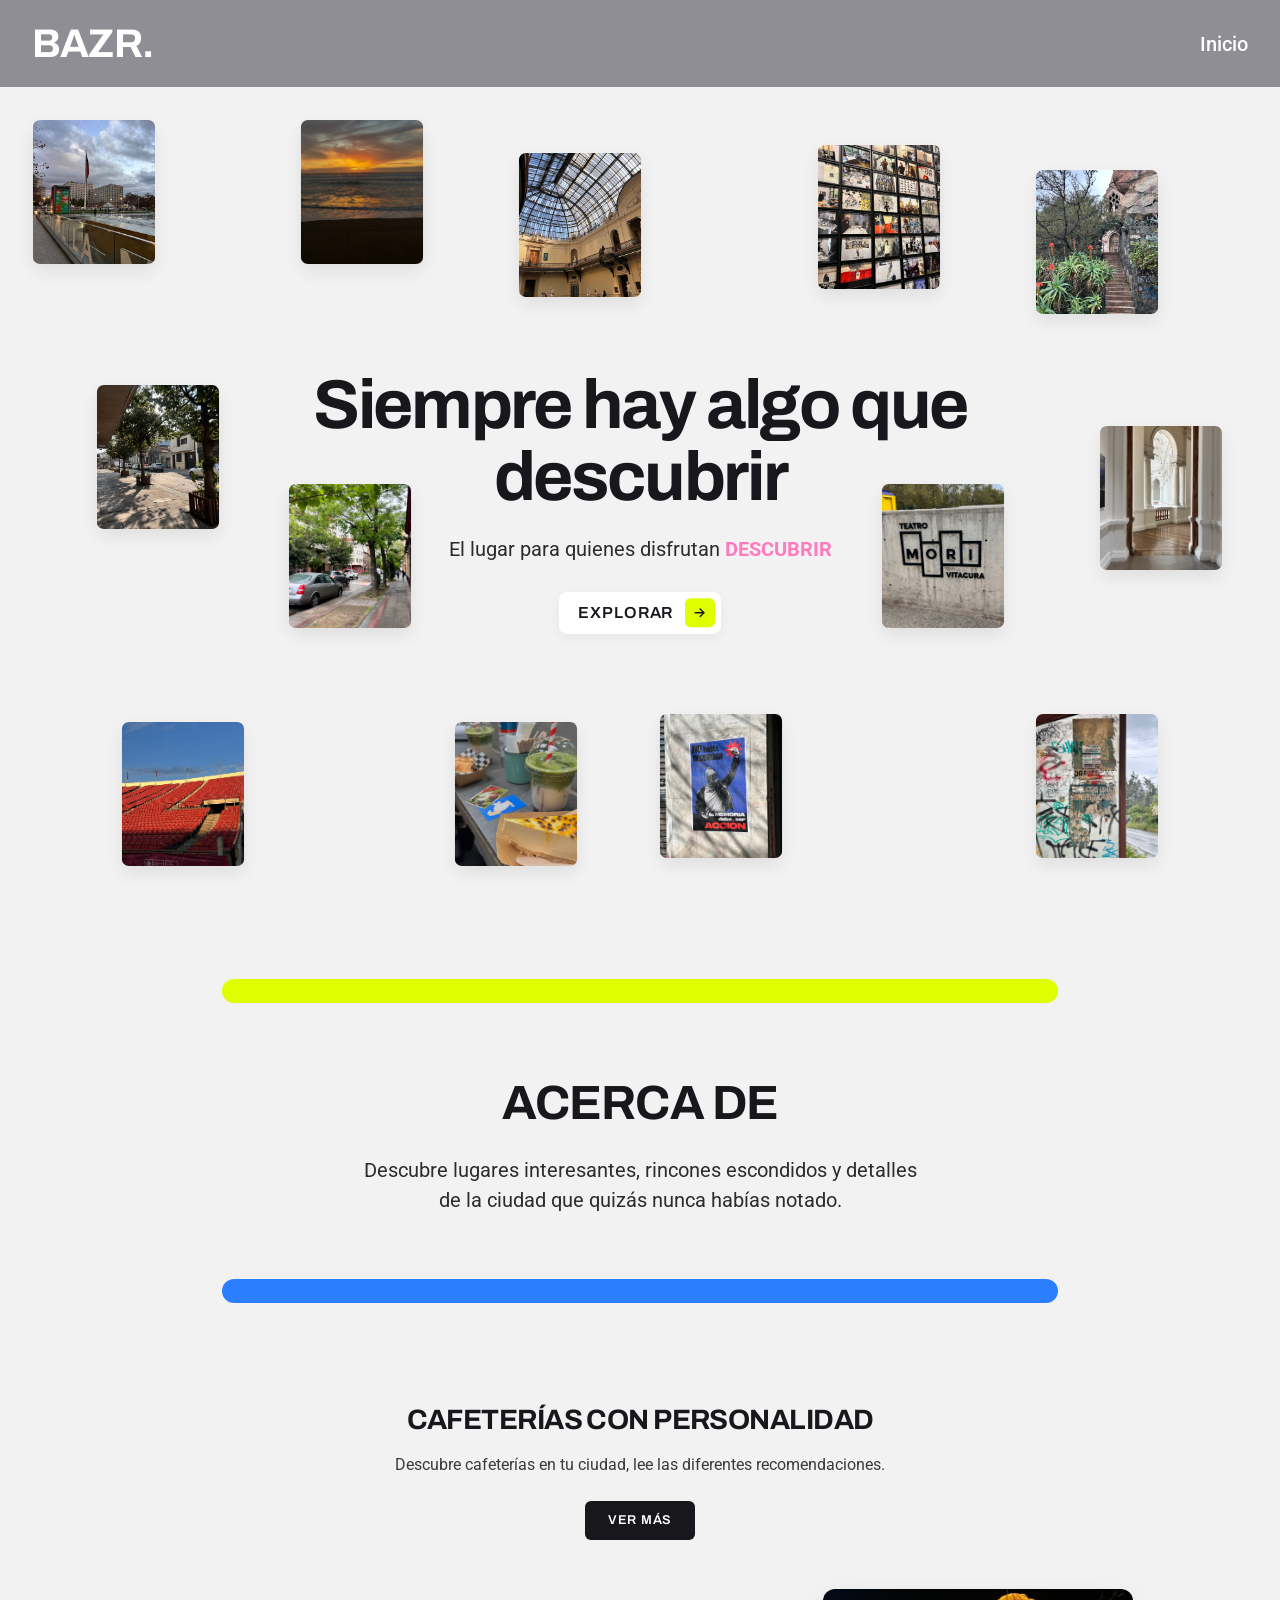
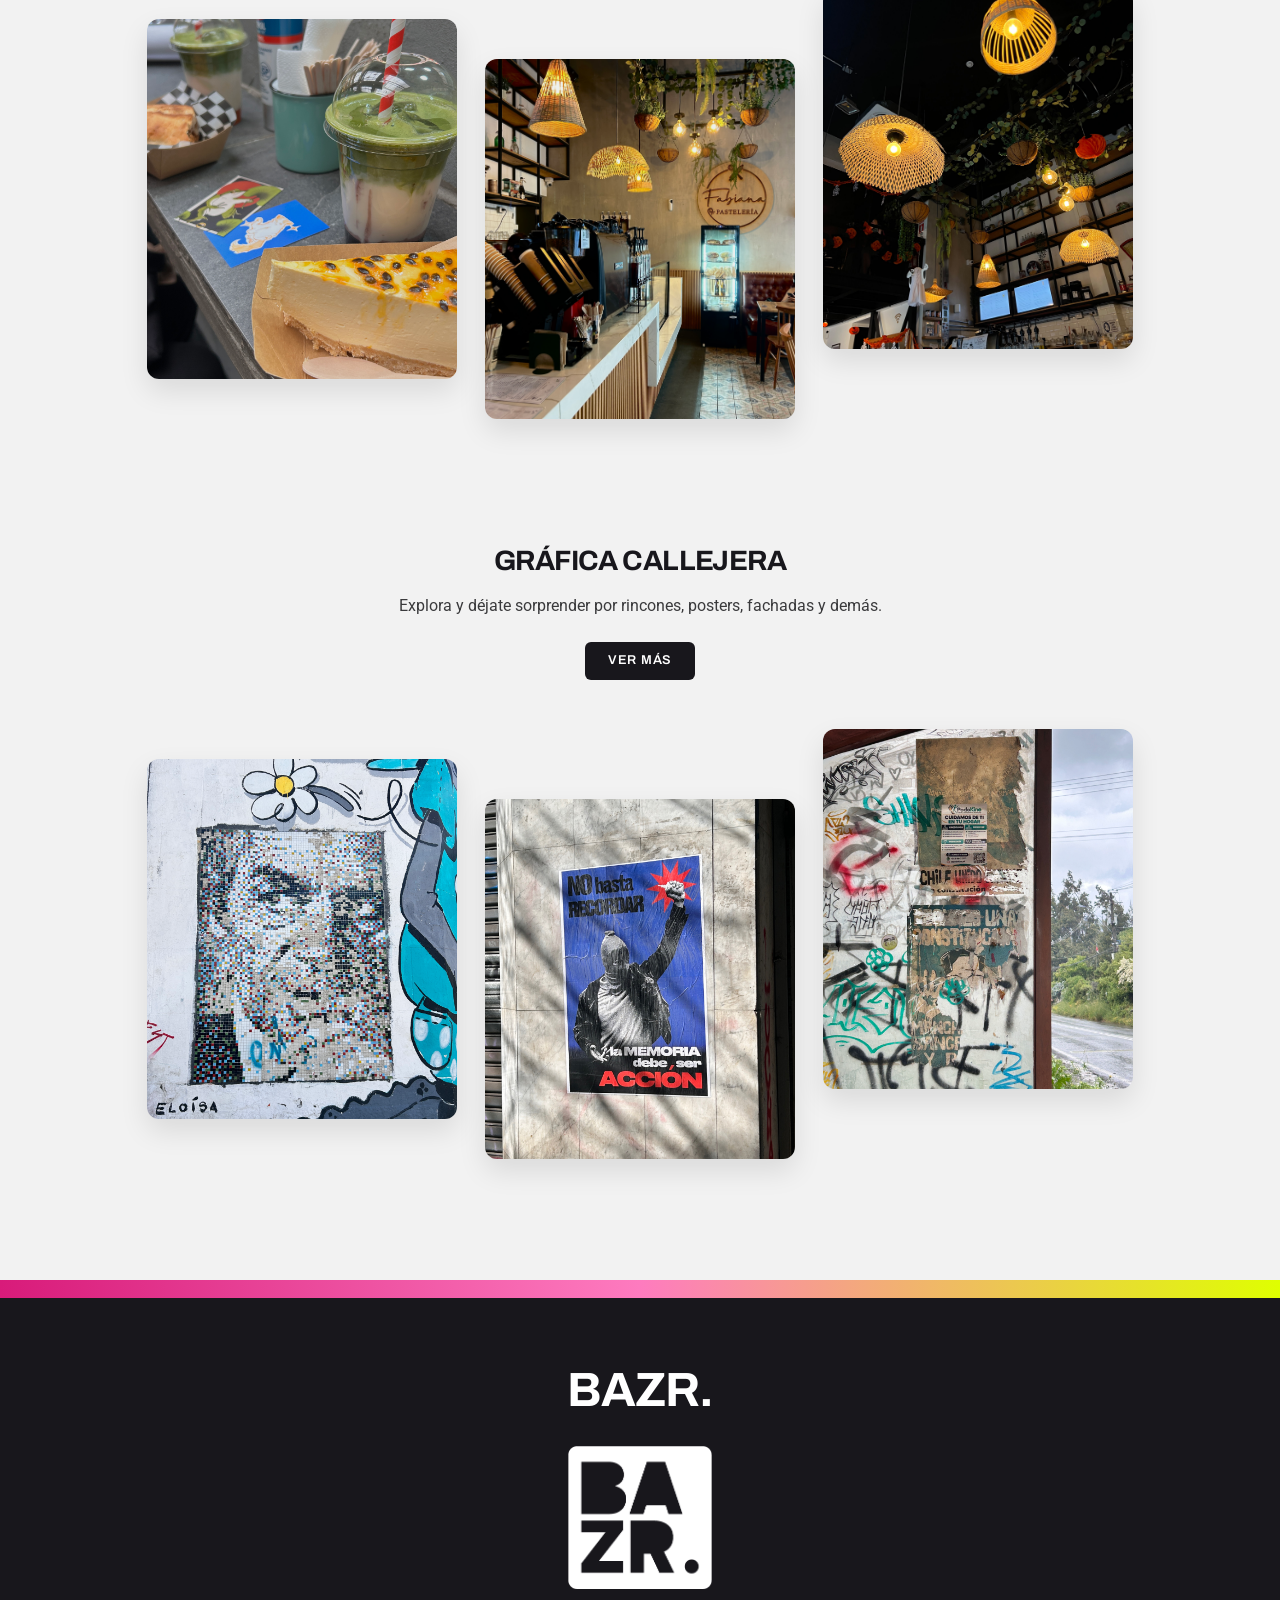
<file: index.html>
<!DOCTYPE html>
<html lang="es">

<head>
    <meta charset="UTF-8">
    <meta name="viewport" content="width=device-width, initial-scale=1.0">
    <title>BAZR.</title>

    <!-- CSS -->
    <link rel="stylesheet" href="style.css">

    <!-- Google Fonts -->
    <link rel="preconnect" href="https://fonts.googleapis.com">
    <link rel="preconnect" href="https://fonts.gstatic.com" crossorigin>
    <link href="https://fonts.googleapis.com/css2?family=Archivo:wght@400;500;600;700&family=Roboto:wght@400;500;700&display=swap" rel="stylesheet">
</head>

<body id="top">

    <!-- ENCABEZADO -->
    <header class="header">
        <a href="index.html" class="logo">BAZR.</a>

        <nav class="navegacion">
            <div class="dropdown">
                <a href="index.html" class="nav-link dropdown-toggle">Inicio</a>
                
                <div class="dropdown-menu">
                    <a href="index.html">Inicio</a>
                    <a href="cafeterias.html">Cafeterías</a>
                    <a href="grafica.html">Gráfica Callejera</a>
                </div>
            </div>
        </nav>
    </header>

    <main>

        <!-- INICIO / HERO -->
        <section class="hero" id="inicio">

            <!-- Fotografías decorativas-->
            <div class="hero-galeria">
                <img src="imagenes/GC 1.jpeg" alt="" class="hero-foto hero-foto-1">
                <img src="imagenes/GC 2.jpeg" alt="" class="hero-foto hero-foto-2">
                <img src="imagenes/GC 3.jpeg" alt="" class="hero-foto hero-foto-3">
                <img src="imagenes/GC 4.jpeg" alt="" class="hero-foto hero-foto-4">
                <img src="imagenes/GC 5.jpeg" alt="" class="hero-foto hero-foto-5">
                <img src="imagenes/GC 6.jpeg" alt="" class="hero-foto hero-foto-6">
                <img src="imagenes/GC 7.jpeg" alt="" class="hero-foto hero-foto-7">
                <img src="imagenes/GC 8.jpeg" alt="" class="hero-foto hero-foto-8">
                <img src="imagenes/GRAFICA C2.jpeg" alt="" class="hero-foto hero-foto-9">
                <img src="imagenes/GC 9.jpeg" alt="" class="hero-foto hero-foto-10">
                <img src="imagenes/Cafe 1.jpeg" alt="" class="hero-foto hero-foto-11">
                <img src="imagenes/GRAFICA 2.jpeg" alt="" class="hero-foto hero-foto-12">
                <img src="imagenes/GRAFICA 3.jpeg" alt="" class="hero-foto hero-foto-13">

            </div>

            <!-- Texto principal -->
            <div class="hero-contenido">
                <h1>Siempre hay algo que descubrir</h1>

                <p class="hero-descripcion">
                    El lugar para quienes disfrutan
                    <span id="palabra-rotativa" class="texto-destacado">EXPLORAR</span>
                </p>

                <a href="#cafeterias" class="boton-explorar">
                    EXPLORAR
                    <span>&rarr;</span>
                </a>
            </div>

        </section>

        <!-- ACERCA DE -->
        <section class="acerca" id="acerca">
            <div class="linea linea-superior"></div>

            <div class="acerca-contenido">
                <h2>ACERCA DE</h2>
                <p>
                    Descubre lugares interesantes, rincones
                    escondidos y detalles de la ciudad que quizás nunca
                    habías notado.
                </p>
            </div>

            <div class="linea linea-inferior"></div>
        </section>

        <!-- CAFETERÍAS CON PERSONALIDAD -->
        <section class="categoria" id="cafeterias">
            <div class="categoria-contenido">
                <h2>CAFETERÍAS CON PERSONALIDAD</h2>
                <p>
                    Descubre cafeterías en tu ciudad, lee las diferentes
                    recomendaciones.
                </p>
                <a href="cafeterias.html" class="boton-vermas">VER MÁS</a>
            </div>

            <!-- Galería de cafeterías -->
            <div class="galeria galeria-cafeterias">
                <img src="imagenes/Cafe 1.jpeg" alt="Cafetería, bebidas y postres">
                <img src="imagenes/Cafe 2.jpeg" alt="Interior de una cafetería">
                <img src="imagenes/Cafe 3.jpeg" alt="Decoración de una cafetería">
            </div>
        </section>

        <!-- GRÁFICA CALLEJERA -->
        <section class="categoria" id="grafica">
            <div class="categoria-contenido">
                <h2>GRÁFICA CALLEJERA</h2>
                <p>
                    Explora y déjate sorprender por rincones,
                    posters, fachadas y demás.
                </p>
                <a href="grafica.html" class="boton-vermas">VER MÁS</a>
            </div>

            <!-- Galería de gráfica callejera -->
            <div class="galeria galeria-grafica">
                <img src="imagenes/GRAFICA 1.jpeg" alt="Intervención gráfica en la calle">
                <img src="imagenes/GRAFICA 2.jpeg" alt="Cartel gráfico urbano">
                <img src="imagenes/GRAFICA 3.jpeg" alt="Gráfica y carteles en espacios urbanos">
            </div>
        </section>

    </main>


    <!-- PIE DE PÁGINA -->
    <footer class="footer">
        <div class="footer-degradado"></div>

        <div class="footer-contenido">
            <h2>BAZR.</h2>
            <img src="imagenes/Recurso 3logoblanco.png" alt="Logotipo BAZR">
        </div>
    </footer>
  
  
    <!-- Texto Rotativo Java Script -->
    <script>
        // 1. Seleccionamos el elemento del HTML por su ID
        const elementoPalabra = document.getElementById("palabra-rotativa");

        // 2. Listas paralelas: cada palabra corresponde al color en su misma posición
        const palabras = ["EXPLORAR", "MIRAR", "COLECCIONAR", "DESCUBRIR"];
        const colores  = ["#2B7FFF",  "#EC2B7A",   "#C0D71B",  "#FE7BBF"];
        let indice = 0;

        // 3. Configuramos el color inicial y la transición suave desde JS
        elementoPalabra.style.display = "inline-block";
        elementoPalabra.style.color = colores[indice];
        elementoPalabra.style.transition = "opacity 0.4s ease";

        // 4. Función que cambia palabra y color cada 2 segundos (2000 ms)
        setInterval(() => {
            // Desvanece la palabra actual
            elementoPalabra.style.opacity = "0";

            // Espera 400 ms (mientras es invisible) para cambiar texto y color
            setTimeout(() => {
                indice = (indice + 1) % palabras.length;
                
                elementoPalabra.textContent = palabras[indice];
                elementoPalabra.style.color = colores[indice];
                
                // Vuelve a mostrar la nueva palabra con su nuevo color
                elementoPalabra.style.opacity = "1";
            }, 400);

        }, 2000);
     document.addEventListener("DOMContentLoaded", () => {
    const hero = document.querySelector(".hero");
    const fotosHero = document.querySelectorAll(".hero-foto");
    const esMovil = window.innerWidth <= 680;
    const amplitud = esMovil ? 14 : 32;

    const rangoAleatorio = (min, max) => Math.floor(Math.random() * (max - min + 1)) + min;

    // 1. CONFIGURACIÓN DE FLOTACIÓN ORBITAL AUTOMÁTICA
    fotosHero.forEach((foto, index) => {
        const direccion = index % 2 === 0 ? 1 : -1;
        const duracion = (Math.random() * 6 + 10).toFixed(2);

        // Cada foto recibe una "profundidad" distinta para el efecto del cursor
        const profundidad = (Math.random() * 35 + 15) * direccion;
        foto.dataset.profundidad = profundidad;

        const x1 = rangoAleatorio(12, amplitud) * direccion;
        const y1 = -rangoAleatorio(12, amplitud);

        const x2 = -rangoAleatorio(12, amplitud) * direccion;
        const y2 = -rangoAleatorio(6, amplitud * 0.7);

        const x3 = rangoAleatorio(8, amplitud * 0.8) * direccion;
        const y3 = rangoAleatorio(12, amplitud);

        foto.style.setProperty("--duracion", `${duracion}s`);
        foto.style.setProperty("--x1", `${x1}px`);
        foto.style.setProperty("--y1", `${y1}px`);
        foto.style.setProperty("--x2", `${x2}px`);
        foto.style.setProperty("--y2", `${y2}px`);
        foto.style.setProperty("--x3", `${x3}px`);
        foto.style.setProperty("--y3", `${y3}px`);
        foto.style.setProperty("--r1", `${rangoAleatorio(2, 5) * direccion}deg`);
        foto.style.setProperty("--r2", `${-rangoAleatorio(2, 5) * direccion}deg`);
        foto.style.setProperty("--r3", `${rangoAleatorio(1, 4) * direccion}deg`);

        setTimeout(() => {
            foto.classList.add("flotando");
        }, index * 90);
    });

    // 2. REACCIÓN AL MOVER EL CURSOR EN EL HERO
    if (hero && !esMovil) {
        hero.addEventListener("mousemove", (e) => {
            const rect = hero.getBoundingClientRect();
            // Calcula la posición del cursor normalizada desde el centro (-0.5 a 0.5)
            const posX = (e.clientX - rect.left) / rect.width - 0.5;
            const posY = (e.clientY - rect.top) / rect.height - 0.5;

            fotosHero.forEach((foto) => {
                const profundidad = parseFloat(foto.dataset.profundidad);
                const moverX = (posX * profundidad).toFixed(1);
                const moverY = (posY * profundidad).toFixed(1);

                foto.style.setProperty("--mx", `${moverX}px`);
                foto.style.setProperty("--my", `${moverY}px`);
            });
        });

        // Cuando el cursor sale del Hero, regresan suavemente a su órbita normal
        hero.addEventListener("mouseleave", () => {
            fotosHero.forEach((foto) => {
                foto.style.setProperty("--mx", "0px");
                foto.style.setProperty("--my", "0px");
            });
        });
        // MENÚ DESPLEGABLE EN HEADER (SOPORTE PARA MÓVIL)
    const dropdown = document.querySelector(".dropdown");
    const dropdownToggle = document.querySelector(".dropdown-toggle");

    if (dropdown && dropdownToggle) {
        dropdownToggle.addEventListener("click", (e) => {
            if (window.innerWidth <= 768) {
                e.preventDefault();
                dropdown.classList.toggle("activo");
            }
        });

        // Cierra el menú si tocas fuera de él
        document.addEventListener("click", (e) => {
            if (!dropdown.contains(e.target)) {
                dropdown.classList.remove("activo");
            }
        });
    }
    }
});
    </script>

</body>
</html>
</file>
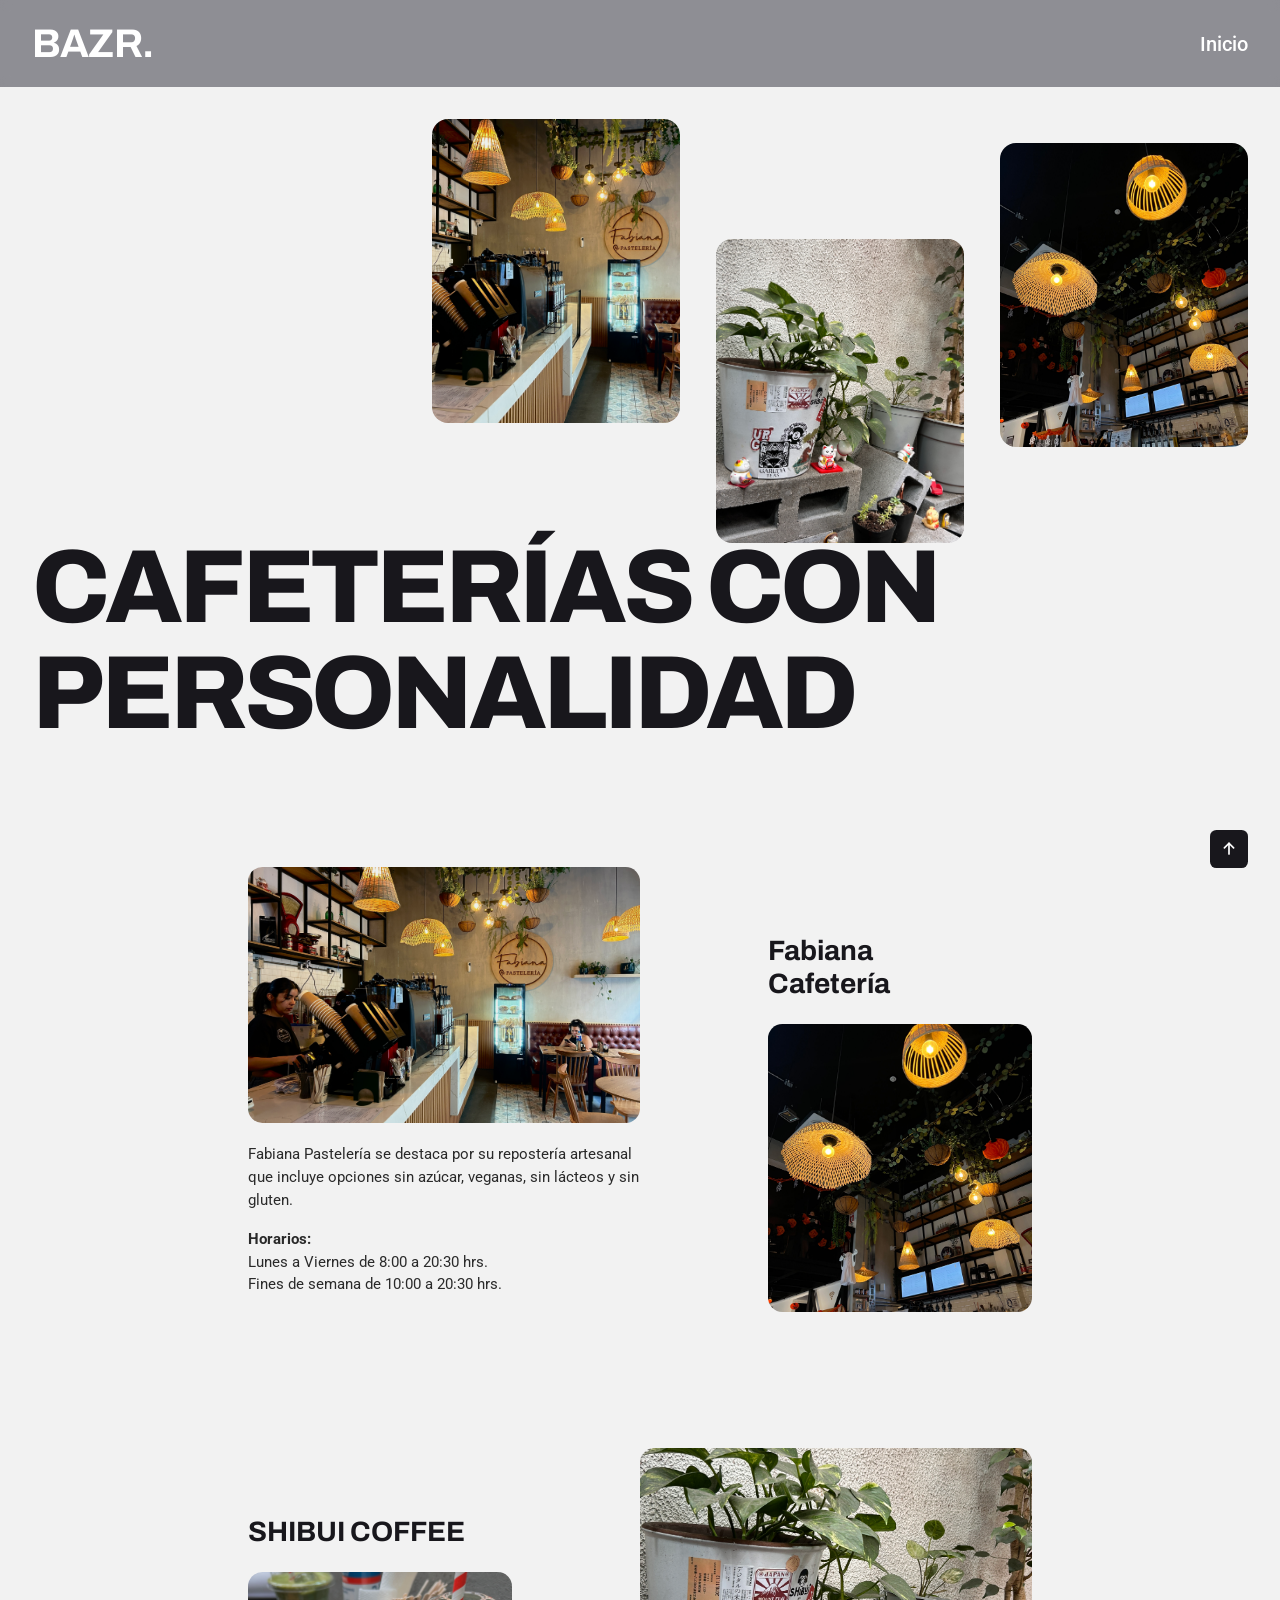
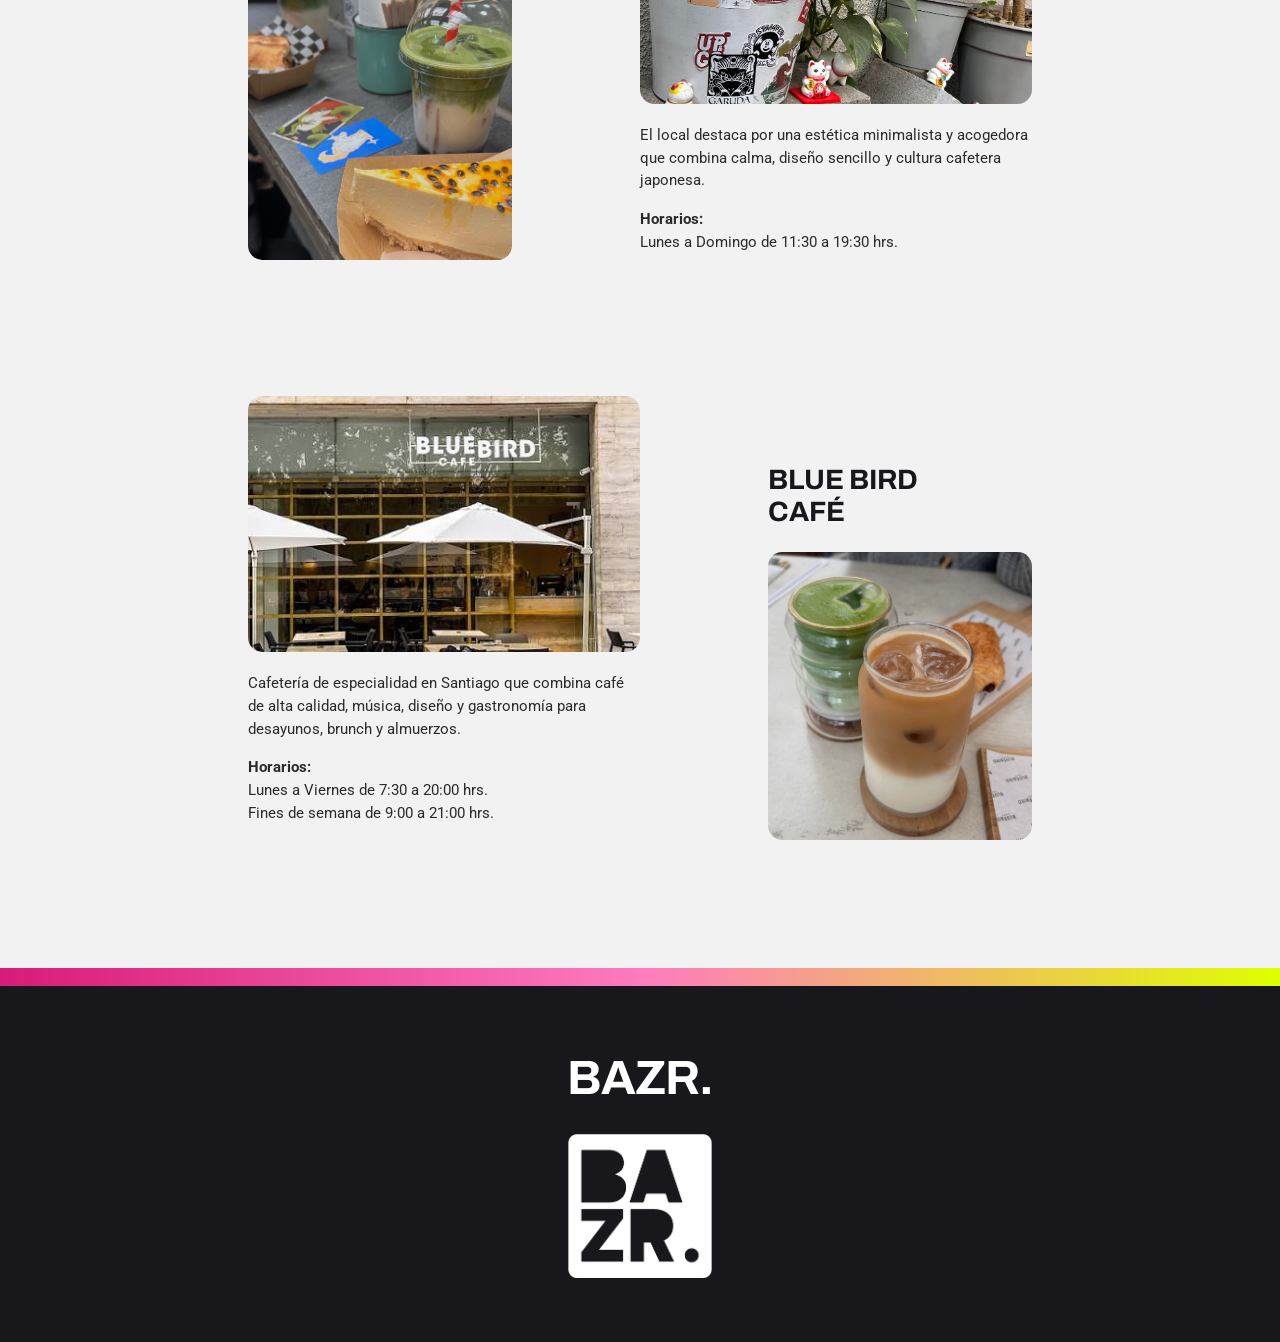
<file: cafeterias.html>
<!DOCTYPE html>
<html lang="es">

<head>
    <meta charset="UTF-8">
    <meta name="viewport" content="width=device-width, initial-scale=1.0">
    <title>BAZR. | Cafeterías con Personalidad</title>

    <!-- CSS -->
    <link rel="stylesheet" href="style.css">

    <!-- Google Fonts -->
    <link rel="preconnect" href="https://fonts.googleapis.com">
    <link rel="preconnect" href="https://fonts.gstatic.com" crossorigin>
    <link href="https://fonts.googleapis.com/css2?family=Archivo:wght@600;700;800&family=Roboto:wght@400;500;700&display=swap" rel="stylesheet">
</head>

<body id="top">

    <!-- ENCABEZADO -->
    <header class="header">
        <a href="index.html" class="logo">BAZR.</a>

        <nav class="navegacion">
            <div class="dropdown">
                <a href="index.html" class="nav-link dropdown-toggle">Inicio</a>
                
                <div class="dropdown-menu">
                    <a href="index.html">Inicio</a>
                    <a href="cafeterias.html">Cafeterías</a>
                    <a href="grafica.html">Gráfica Callejera</a>
                </div>
            </div>
        </nav>
    </header>

    <!-- CONTENIDO PRINCIPAL -->
    <main>
        <!-- SECCIÓN INTRO -->
        <section class="intro">
            <div class="intro-galeria">
                <img src="imagenes/Cafe 2.jpeg" alt="Interior cafetería Fabiana">
                <img src="imagenes/Cafetería S.jpeg" alt="Exterior Shibui Coffee">
                <img src="imagenes/Cafe 3.jpeg" alt="Lámparas cafetería Fabiana">
            </div>

            <div class="intro-header">
                <h1>CAFETERÍAS CON<br>PERSONALIDAD</h1>        
            </div>
        </section>

        <!-- LISTADO DE CAFETERÍAS -->
        <section class="cafes">

            <!-- FABIANA -->
            <article class="cafe cafe-left">
                <div class="cafe-content">
                    <img src="imagenes/Cafe 2.jpeg" alt="Interior cafetería Fabiana">

                    <div class="cafe-description">
                        <p>
                            Fabiana Pastelería se destaca por su repostería artesanal que incluye opciones sin azúcar, veganas, sin lácteos y sin gluten.
                        </p>
                        <p>
                            <strong>Horarios:</strong><br>
                            Lunes a Viernes de 8:00 a 20:30 hrs.<br>
                            Fines de semana de 10:00 a 20:30 hrs.
                        </p>
                    </div>
                </div>

                <div class="cafe-side">
                    <h2>Fabiana<br>Cafetería</h2>
                    <img src="imagenes/Cafe 3.jpeg" alt="Lámparas del interior de Fabiana">
                </div>
            </article>

            <!-- SHIBUI -->
            <article class="cafe cafe-right">
                <div class="cafe-content">
                    <img src="imagenes/Cafetería S.jpeg" alt="Cafetería SHIBUI">

                    <div class="cafe-description">
                        <p>
                            El local destaca por una estética minimalista y acogedora que combina calma, diseño sencillo y cultura cafetera japonesa.
                        </p>
                        <p>
                            <strong>Horarios:</strong><br>
                            Lunes a Domingo de 11:30 a 19:30 hrs.
                        </p>
                    </div>
                </div>

                <div class="cafe-side">
                    <h2>SHIBUI COFFEE</h2>
                    <img src="imagenes/Cafe 1.jpeg" alt="Bebidas cafetería SHIBUI">
                </div>
            </article>

            <!-- BLUE BIRD -->
            <article class="cafe cafe-left">
                <div class="cafe-content">
                    <img src="imagenes/Blue Bird.jpeg" alt="Cafetería BLUE BIRD">

                    <div class="cafe-description">
                        <p>
                            Cafetería de especialidad en Santiago que combina café de alta calidad, música, diseño y gastronomía para desayunos, brunch y almuerzos.
                        </p>
                        <p>
                            <strong>Horarios:</strong><br>
                            Lunes a Viernes de 7:30 a 20:00 hrs.<br>
                            Fines de semana de 9:00 a 21:00 hrs.
                        </p>
                    </div>
                </div>

                <div class="cafe-side">
                    <h2>BLUE BIRD<br>CAFÉ</h2>
                    <img src="imagenes/BB1.jpeg" alt="Bebidas BLUE BIRD">
                </div>
            </article>

        </section>
    </main>

    <!-- Botón flotante a la derecha -->
             <a href="#top" class="volver-arriba volver-arriba-derecha" aria-label="Volver arriba">&uarr;</a>    

    <!-- PIE DE PÁGINA -->
    <footer class="footer">
        <div class="footer-degradado"></div>

        <div class="footer-contenido">
            <h2>BAZR.</h2>
            <img src="imagenes/Recurso 3logoblanco.png" alt="Logotipo BAZR">
        </div>
    </footer>

</body>
<html>
</file>
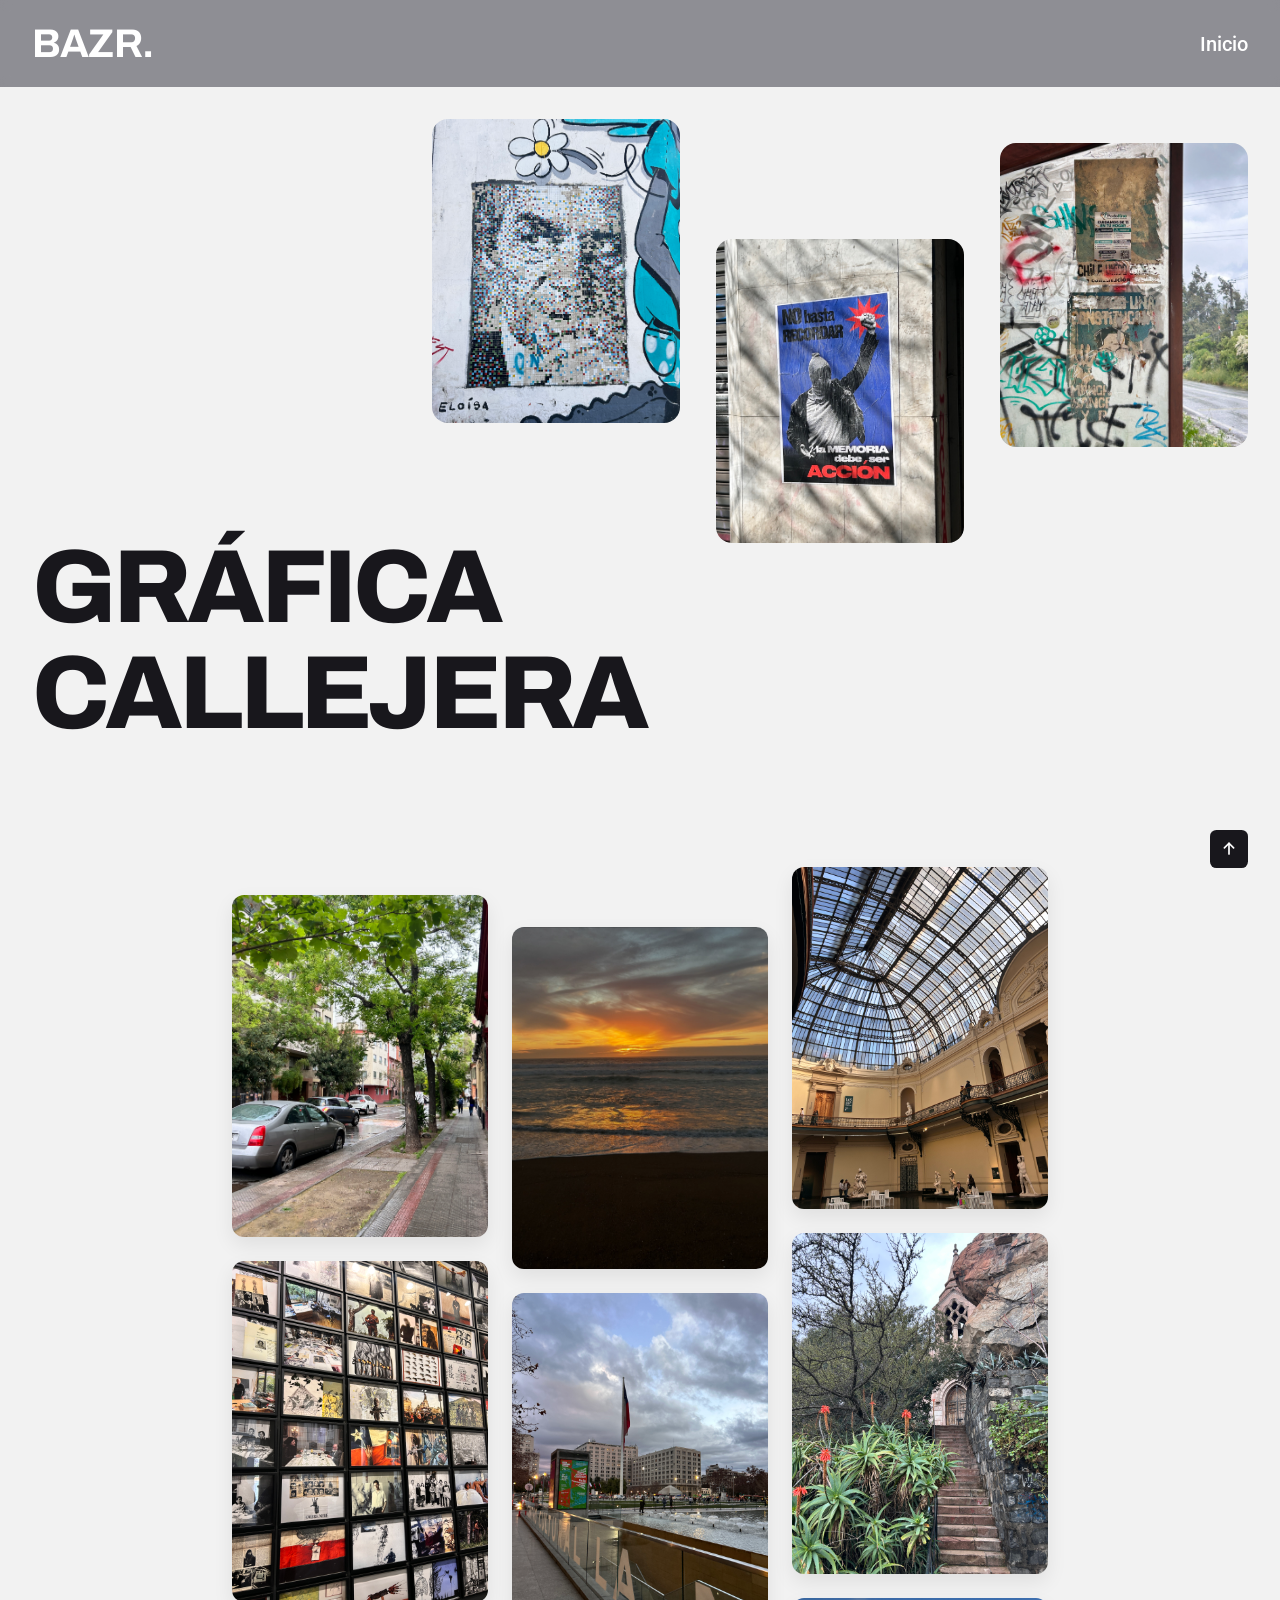
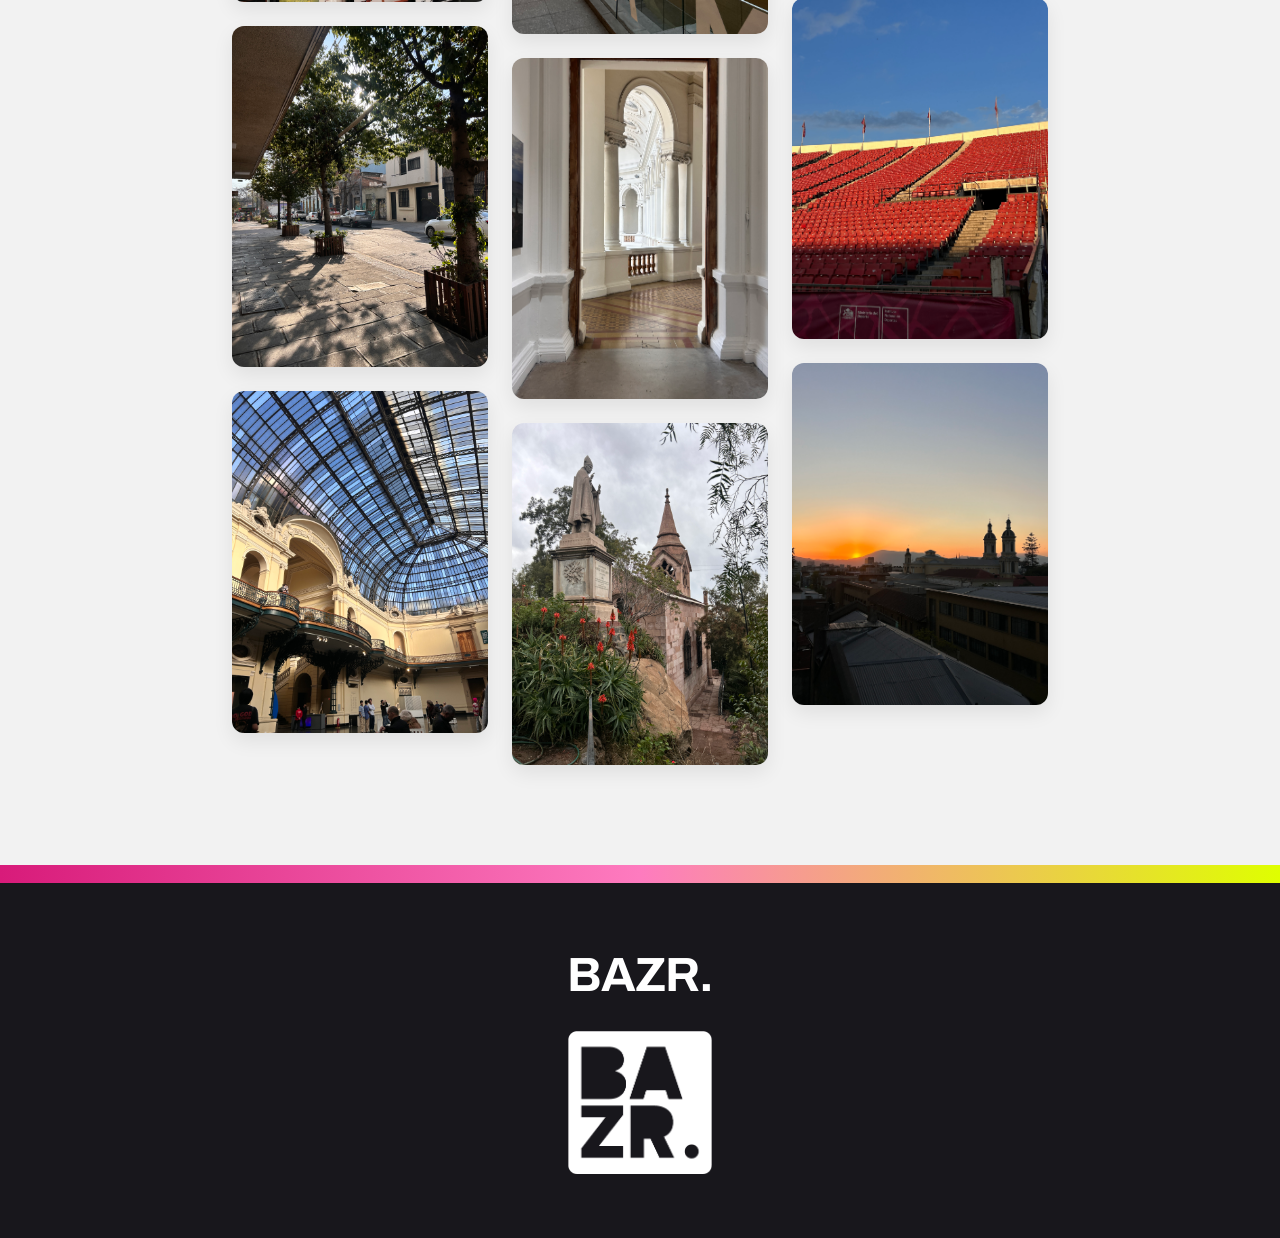
<file: grafica.html>
<!DOCTYPE html>
<html lang="es">

<head>
    <meta charset="UTF-8">
    <meta name="viewport" content="width=device-width, initial-scale=1.0">
    <title>BAZR. | Gráfica Callejera</title>

    <!-- CSS -->
    <link rel="stylesheet" href="style.css">

    <!-- Google Fonts -->
    <link rel="preconnect" href="https://fonts.googleapis.com">
    <link rel="preconnect" href="https://fonts.gstatic.com" crossorigin>
    <link href="https://fonts.googleapis.com/css2?family=Archivo:wght@600;700;800&family=Roboto:wght@400;500;700&display=swap" rel="stylesheet">
</head>

<body id="top">

    <!-- ENCABEZADO -->
    <header class="header">
        <a href="index.html" class="logo">BAZR.</a>

       <nav class="navegacion">
            <div class="dropdown">
                <a href="index.html" class="nav-link dropdown-toggle">Inicio</a>
                
                <div class="dropdown-menu">
                    <a href="index.html">Inicio</a>
                    <a href="cafeterias.html">Cafeterías</a>
                    <a href="grafica.html">Gráfica Callejera</a>
                </div>
            </div>
        </nav>
    </header>

    <!-- CONTENIDO PRINCIPAL -->
    <main>
        <!-- SECCIÓN INTRO -->
        <section class="intro">
            <div class="intro-galeria">
                <img src="imagenes/GRAFICA 1.jpeg" alt="Mural callejero en Santiago">
                <img src="imagenes/GRAFICA 2.jpeg" alt="Afiche urbano No basta recordar">
                <img src="imagenes/GRAFICA 3.jpeg" alt="Paradero de micro intervenido gráficamente">
            </div>

            <div class="intro-header">
                <h1>GRÁFICA<br>CALLEJERA</h1>        
            </div>
        </section>

        <!-- GALERÍA GRÁFICA CALLEJERA -->
        <section class="galeria-urbana">
            <div class="galeria-urbana-grid">
                <img src="imagenes/GC 1.jpeg" alt="Intervención gráfica callejera 1" loading="lazy">
                <img src="imagenes/GC 2.jpeg" alt="Intervención gráfica callejera 2" loading="lazy">
                <img src="imagenes/GC 3.jpeg" alt="Intervención gráfica callejera 3" loading="lazy">
                <img src="imagenes/GC 4.jpeg" alt="Intervención gráfica callejera 4" loading="lazy">
                <img src="imagenes/GC 5.jpeg" alt="Intervención gráfica callejera 5" loading="lazy">
                <img src="imagenes/GC 6.jpeg" alt="Intervención gráfica callejera 6" loading="lazy">
                <img src="imagenes/GC 7.jpeg" alt="Intervención gráfica callejera 7" loading="lazy">
                <img src="imagenes/GC 8.jpeg" alt="Intervención gráfica callejera 8" loading="lazy">
                <img src="imagenes/GC 9.jpeg" alt="Intervención gráfica callejera 9" loading="lazy">
                <img src="imagenes/GC 10.jpeg" alt="Intervención gráfica callejera 10" loading="lazy">
                <img src="imagenes/GC 11.jpeg" alt="Intervención gráfica callejera 11" loading="lazy">
                <img src="imagenes/GC 12.jpeg" alt="Intervención gráfica callejera 12" loading="lazy">
            </div>
        </section>

    </main>

    <!-- Botón flotante a la derecha -->
    <a href="#top" class="volver-arriba volver-arriba-derecha" aria-label="Volver arriba">&uarr;</a>    

    <!-- PIE DE PÁGINA -->
    <footer class="footer">
        <div class="footer-degradado"></div>

        <div class="footer-contenido">
            <h2>BAZR.</h2>
            <img src="imagenes/Recurso 3logoblanco.png" alt="Logotipo BAZR">
        </div>
    </footer>

</body>
</html>
</file>
<file: style.css>
/* =========================================
   1. VARIABLES Y RESET BASE
   ========================================= */
:root {
    --bg-principal: #F2F2F2;
    --negro-base: #18171C;
    --gris-header: rgba(20, 20, 35, 0.45); /* #141423 al 45% de opacidad */
    --blanco: #FFFFFF;
    --amarillo-neon: #DFFF00;
    --azul-acento: #2B7FFF;
    --magenta-footer: #D81B7A;
    
    --fuente-titulos: 'Archivo', sans-serif;
    --fuente-cuerpo: 'Roboto', sans-serif;
}

* {
    margin: 0;
    padding: 0;
    box-sizing: border-box;
}

html {
    scroll-behavior: smooth;
}

body {
    background-color: var(--bg-principal);
    color: var(--negro-base);
    font-family: var(--fuente-cuerpo);
    overflow-x: hidden;
    line-height: 1.5;
}

img {
    display: block;
    max-width: 100%;
    object-fit: cover;
}

a {
    text-decoration: none;
    color: inherit;
}

/* =========================================
   2. ENCABEZADO (HEADER)
   ========================================= */
.header {
    background-color: var(--gris-header);
    backdrop-filter: blur(0.375rem);
    -webkit-backdrop-filter: blur(0.375rem);
    color: var(--blanco);
    display: flex;
    justify-content: space-between;
    align-items: center;
    padding: 0.85rem 2rem;
    position: sticky;
    top: 0;
    z-index: 100;
}

.logo {
    font-family: var(--fuente-titulos);
    font-weight: 700;
    font-size: 2.5rem;
    letter-spacing: -0.02em;
}

.nav-link {
    font-size: 1.25rem;
    font-weight: 500;
    display: flex;
    align-items: center;
    gap: 0.6rem;
    transition: opacity 0.2s ease;
}

.nav-link span {
    display: inline-flex;
    align-items: center;
    justify-content: center;
    font-size: 0;
}

.nav-link span::before {
    content: "";
    width: 1.15rem;
    height: 1.15rem;
    background-repeat: no-repeat;
    background-position: center;
    background-size: contain;
    background-image: url("data:image/svg+xml,%3Csvg xmlns='http://www.w3.org/2000/svg' viewBox='0 0 24 24' fill='none' stroke='%23FFFFFF' stroke-width='2.2' stroke-linecap='round' stroke-linejoin='round'%3E%3Cline x1='5' y1='12' x2='19' y2='12'/%3E%3Cpolyline points='13 6 19 12 13 18'/%3E%3C/svg%3E");
    transform: rotate(180deg);
}

.nav-link:hover {
    opacity: 0.8;
}

/* =========================================
   MENÚ DESPLEGABLE (DROPDOWN) EN HEADER
   ========================================= */
.dropdown {
    position: relative;
    display: inline-block;
}

/* Rota la flecha hacia abajo cuando se abre el menú */
.dropdown:hover .nav-link span::before,
.dropdown.activo .nav-link span::before {
    transform: rotate(90deg);
}

.dropdown-menu {
    position: absolute;
    top: calc(100% + 0.65rem);
    right: 0;
    min-width: 12.5rem;
    background-color: var(--negro-base);
    border-radius: 0.65rem;
    padding: 0.45rem;
    box-shadow: 0 0.75rem 1.75rem rgba(0, 0, 0, 0.25);
    display: flex;
    flex-direction: column;
    gap: 0.2rem;
    opacity: 0;
    visibility: hidden;
    transform: translateY(-0.5rem);
    transition: opacity 0.25s ease, transform 0.25s ease, visibility 0.25s ease;
    z-index: 200;
}

/* Puente invisible para que no se cierre al mover el cursor entre "Inicio" y la caja */
.dropdown-menu::before {
    content: "";
    position: absolute;
    top: -0.75rem;
    left: 0;
    width: 100%;
    height: 0.75rem;
}

/* Muestra el menú al pasar el ratón o al activarlo en móvil */
.dropdown:hover .dropdown-menu,
.dropdown.activo .dropdown-menu {
    opacity: 1;
    visibility: visible;
    transform: translateY(0);
}

.dropdown-menu a {
    font-family: var(--fuente-titulos);
    font-size: 0.95rem;
    font-weight: 600;
    color: var(--blanco);
    padding: 0.6rem 0.9rem;
    border-radius: 0.4rem;
    transition: background-color 0.2s ease, color 0.2s ease;
}

.dropdown-menu a:hover {
    background-color: var(--amarillo-neon);
    color: var(--negro-base);
}

/* =========================================
   3. SECCIÓN HERO Y GALERÍA FLOTANTE
   ========================================= */
.hero {
    position: relative;
    min-height: 92vh;
    display: flex;
    flex-direction: column;
    justify-content: center;
    align-items: center;
    text-align: center;
    padding: 4rem 1.5rem;
}

.hero-contenido {
    position: relative;
    z-index: 10;
    max-width: 46rem;
}

.hero-contenido h1 {
    font-family: var(--fuente-titulos);
    font-size: clamp(3rem, 5.4vw, 5rem);
    font-weight: 700;
    line-height: 1.05;
    letter-spacing: -0.035em;
    color: var(--negro-base);
    margin-bottom: 1.25rem;
}

.hero-descripcion {
    font-size: 1.25rem;
    color: #2C2C2E;
    margin-bottom: 1.75rem;
}

.texto-destacado {
    color: var(--azul-acento);
    font-weight: 700;
    text-transform: uppercase;
}

/* =========================================
   BOTÓN EXPLORAR (NORMAL Y HOVER ANIMADO)
   ========================================= */
.boton-explorar {
    position: relative;
    display: inline-flex;
    align-items: center;
    background-color: var(--blanco);
    color: var(--negro-base);
    /* Espaciado simétrico: 1.15rem a la izquierda y 2.95rem a la derecha para el recuadro */
    padding: 0.55rem 2.95rem 0.55rem 1.15rem;
    border-radius: 0.5rem;
    font-family: var(--fuente-titulos);
    font-weight: 600;
    font-size: 1rem;
    letter-spacing: 0.06em;
    box-shadow: 0 0.25rem 0.75rem rgba(0, 0, 0, 0.05);
    transition: background-color 0.3s ease, color 0.3s ease, padding 0.3s ease, box-shadow 0.3s ease;
}

/* Recuadro amarillo: margen exterior de 0.35rem */
.boton-explorar span {
    position: absolute;
    top: 50%;
    left: calc(100% - 2.2rem);
    transform: translateY(-50%);
    background-color: var(--amarillo-neon);
    color: transparent;
    font-size: 0; /* Evita que el texto &rarr; del HTML ocupe espacio o desalinee el centro */
    width: 1.85rem;
    height: 1.85rem;
    border-radius: 0.35rem;
    display: flex;
    align-items: center;
    justify-content: center;
    transition: left 0.3s ease;
}

/* Flecha vectorial SVG centrada y con grosor exacto de Figma */
.boton-explorar span::before {
    content: "";
    width: 0.95rem;
    height: 0.95rem;
    background-repeat: no-repeat;
    background-position: center;
    background-size: contain;
    /* Trazo SVG geométrico con grosor stroke-width='2.2' en color #18171C */
    background-image: url("data:image/svg+xml,%3Csvg xmlns='http://www.w3.org/2000/svg' viewBox='0 0 24 24' fill='none' stroke='%2318171C' stroke-width='2.2' stroke-linecap='round' stroke-linejoin='round'%3E%3Cline x1='5' y1='12' x2='19' y2='12'/%3E%3Cpolyline points='13 6 19 12 13 18'/%3E%3C/svg%3E");
    transform: rotate(0deg);
    transition: transform 0.3s ease;
}

/* ESTADO HOVER */
.boton-explorar:hover {
    background-color: var(--negro-base);
    color: var(--blanco);
    padding: 0.55rem 1.15rem 0.55rem 2.95rem;
    box-shadow: 0 0.5rem 1.25rem rgba(24, 23, 28, 0.2);
}

/* Mueve el recuadro amarillo al lado izquierdo */
.boton-explorar:hover span {
    left: 0.35rem;
}

/* Rota la flecha vectorial hacia arriba a la derecha (↗) */
.boton-explorar:hover span::before {
    transform: rotate(-45deg);
}

/* Botón flotante Volver Arriba (fijo en esquina inferior izquierda) */
.volver-arriba {
    position: fixed;
    bottom: 2rem;
    left: 3rem;
    z-index: 90;
    background-color: var(--negro-base);
    color: transparent;
    font-size: 0;
    width: 2.375rem;
    height: 2.375rem;
    border-radius: 0.4rem;
    display: flex;
    align-items: center;
    justify-content: center;
    transition: background-color 0.2s ease, transform 0.2s ease;
}

.volver-arriba::before {
    content: "";
    width: 1.1rem;
    height: 1.1rem;
    background-repeat: no-repeat;
    background-position: center;
    background-size: contain;
    background-image: url("data:image/svg+xml,%3Csvg xmlns='http://www.w3.org/2000/svg' viewBox='0 0 24 24' fill='none' stroke='%23FFFFFF' stroke-width='2.2' stroke-linecap='round' stroke-linejoin='round'%3E%3Cline x1='5' y1='12' x2='19' y2='12'/%3E%3Cpolyline points='13 6 19 12 13 18'/%3E%3C/svg%3E");
    transform: rotate(-90deg);
}

.volver-arriba:hover {
    background-color: var(--azul-acento);
    transform: translateY(-0.125rem);
}

/* Posicionamiento fiel al Figma de las fotografías alrededor del centro */
.hero-galeria {
    position: absolute;
    inset: 0;
    pointer-events: none;
}

.hero-foto {
    position: absolute;
    width: 8.5rem;
    height: 10rem;
    border-radius: 0.5rem;
    box-shadow: 0 0.5rem 1.25rem rgba(0, 0, 0, 0.08);
    z-index: 1;
}

/* Fila superior escalonada (como en Figma) */
.hero-foto-1  { top: 47%;  left: 22%; }
.hero-foto-2  { top: 3%;  left: 23%; }
.hero-foto-3  { top: 7%;  left: 40%; }
.hero-foto-4  { top: 6%;  right: 26%; }

/* Laterales medios abrazando el título */
.hero-foto-5  { top: 3%; left: 2%; }
.hero-foto-6  { top: 9%; right: 9%; }
.hero-foto-7  { top: 35%; left: 7%; }
.hero-foto-8  { top: 40%; right: 4%; }
.hero-foto-9  { top: 47%; right: 21%; }

/* Fila inferior escalonada */
.hero-foto-10 { bottom: 5%; left: 9%; }
.hero-foto-11 { bottom: 5%; left: 35%; }
.hero-foto-12 { bottom: 6%;  left: 51%; }
.hero-foto-13 { bottom: 6%; right: 9%; }

/* =========================================
   4. SECCIÓN ACERCA DE
   ========================================= */
.acerca {
    max-width: 56.25rem;
    margin: 4rem auto 6rem;
    padding: 0 2rem;
    text-align: center;
}

.linea {
    height: 1.5rem;
    width: 100%;
    border-radius: 62.4375rem;
}

.linea-superior {
    background-color: var(--amarillo-neon);
    margin-bottom: 4rem;
}

.linea-inferior {
    background-color: var(--azul-acento);
    margin-top: 4rem;
}

.acerca-contenido h2 {
    font-family: var(--fuente-titulos);
    font-size: 3rem;
    font-weight: 700;
    letter-spacing: -0.02em;
    margin-bottom: 1rem;
}

.acerca-contenido p {
    max-width: 35rem;
    margin: 0 auto;
    font-size: 1.25rem;
    color: #2C2C2E;
}

/* =========================================
   5. CATEGORÍAS Y GALERÍAS ESCALONADAS
   ========================================= */
.categoria {
    max-width: 65.625rem;
    margin: 0 auto 8rem;
    padding: 0 2rem;
    text-align: center;
}

.categoria-contenido {
    max-width: 32.5rem;
    margin: 0 auto 4rem;
}

.categoria-contenido h2 {
    font-family: var(--fuente-titulos);
    font-size: 1.75rem;
    font-weight: 700;
    letter-spacing: -0.02em;
    margin-bottom: 0.75rem;
}

.categoria-contenido p {
    font-size: 1rem;
    color: #3A3A3C;
    margin-bottom: 1.5rem;
}

.boton-vermas {
    display: inline-block;
    background-color: var(--negro-base);
    color: var(--blanco);
    font-family: var(--fuente-titulos);
    font-size: 0.8rem;
    font-weight: 600;
    letter-spacing: 0.06em;
    padding: 0.6rem 1.4rem;
    border-radius: 0.375rem;
    transition: transform 0.2s ease, background-color 0.2s ease;
}

.boton-vermas:hover {
    background-color:#DFFF00;
    transform: translateY(-0.125rem);
}

/* Grid de 3 columnas con efecto escalonado */
.galeria {
    display: grid;
    grid-template-columns: repeat(3, 1fr);
    gap: 1.75rem;
    align-items: start;
    padding-bottom: 3rem;
}

.galeria img {
    width: 100%;
    height: 22.5rem;
    border-radius: 0.75rem;
    box-shadow: 0 0.75rem 1.75rem rgba(0, 0, 0, 0.1);
    transition: transform 0.3s ease;
}

.galeria img:hover {
    transform: scale(1.02);
}

/* Desfase vertical idéntico al Figma */
.galeria img:nth-child(1) {
    transform: translateY(0.938rem);
}

.galeria img:nth-child(2) {
    transform: translateY(3.438rem);
}

.galeria img:nth-child(3) {
    transform: translateY(-0.938rem);
}

.volver-arriba.volver-arriba-derecha {
    position: fixed;
    left: auto;
    right: 2rem;
    bottom: 2rem; /* Se mantiene fijo abajo a la derecha mientras haces scroll */
    top: auto;
    z-index: 999;
}
/* =========================================
   6. PIE DE PÁGINA (FOOTER)
   ========================================= */
.footer {
    background-color: var(--negro-base);
    color: var(--blanco);
    text-align: center;
}

.footer-degradado {
    height: 1.125rem;
    width: 100%;
    background: linear-gradient(90deg, #D81B7A 0%, #FE7BBF 50%, #DFFF00 100%);
}

.footer-contenido {
    padding: 3.5rem 1.5rem 4rem;
    display: flex;
    flex-direction: column;
    align-items: center;
    gap: 1.25rem;
}

.footer-contenido h2 {
    font-family: var(--fuente-titulos);
    font-size: 3rem;
    font-weight: 700;
    letter-spacing: -0.02em;
}

.footer-contenido img {
    width: 9rem;
    height: auto;
    border-radius: 0.25rem;
}

/* =========================================
   PASO 3 Y 4: SECCIÓN INTRO Y GALERÍA ESCALONADA
   ========================================= */
.intro {
    width: 100%;
    max-width: none; /* Elimina el límite de ancho para que llegue a los bordes */
    margin: 2rem 0 7.5rem;
    padding: 0 2rem; /* Mismo margen lateral que tu .header */
}

.intro-galeria {
    display: flex;
    justify-content: flex-end;
    align-items: flex-start;
    gap: 2.25rem;
    margin-bottom: 1rem;
}

.intro-galeria img {
    width: 15.5rem;
    height: 19rem;
    border-radius: 1rem;
}

/* Efecto escalera descendente */
.intro-galeria img:nth-child(2) {
    margin-top: 7.5rem;
}

.intro-galeria img:nth-child(3) {
    margin-top: 1.5rem;
}

.intro-header {
    display: flex;
    justify-content: space-between;
    align-items: flex-end;
    margin-top: -1.5rem;
}

.intro-header h1 {
    font-family: var(--fuente-titulos);
    font-size: clamp(6.5rem, 2rem, 5rem);
    font-weight: 800;
    line-height: 1.02;
    letter-spacing: -0.04em;
    text-transform: uppercase;
}

.intro-header .volver-arriba {
    position: static;
    width: 2.75rem;
    height: 2.75rem;
}


/* =========================================
   PASO 5: LISTADO ASIMÉTRICO DE CAFETERÍAS
   ========================================= */
.cafes {
    max-width: 54rem; 
    margin: 0 auto 8rem;
    padding: 0 2.5rem;
    display: flex;
    flex-direction: column;
    gap: 8.5rem;
}

.cafe {
    display: flex;
    justify-content: space-between;
    align-items: flex-start;
    gap: 4.5rem;
}

/* Invierte el orden visual para Shibui Coffee */
.cafe-right {
    flex-direction: row-reverse;
}

/* Columna Principal (Foto ancha + texto) */
.cafe-content {
    flex: 1.3;
    max-width: 24.5rem;
}

.cafe-content img {
    width: 100%;
    height: 16rem;
    border-radius: 0.9rem;
    margin-bottom: 1.25rem;
}

.cafe-description p {
    font-size: 0.95rem;
    line-height: 1.5;
    color: #2A2A2A;
    margin-bottom: 1rem;
}

.cafe-description p:last-child {
    margin-bottom: 0;
}

/* Columna Secundaria (Título + foto vertical) */
.cafe-side {
    flex: 1;
    max-width: 16.5rem;
    margin-top: 4.25rem; /* Desfase vertical característico del diseño */
}

.cafe-side h2 {
    font-family: var(--fuente-titulos);
    font-size: 1.75rem;
    font-weight: 700;
    line-height: 1.15;
    margin-bottom: 1.5rem;
}

.cafe-side img {
    width: 100%;
    height: 18rem;
    border-radius: 0.9rem;
}

/* =========================================
   GALERÍA GRÁFICA CALLEJERA (3 COLUMNAS ESCALONADAS)
   ========================================= */
.galeria-urbana {
    max-width: 56rem;
    margin: 2rem auto 10rem;
    padding: 0 2.5rem;
}

.galeria-urbana-grid {
    display: grid;
    grid-template-columns: repeat(3, 1fr);
    gap: 1.5rem;
    align-items: start;
}

.galeria-urbana-grid img {
    width: 100%;
    aspect-ratio: 3 / 4;
    object-fit: cover;
    border-radius: 0.75rem;
    box-shadow: 0 0.5rem 1.25rem rgba(0, 0, 0, 0.08);
    transition: transform 0.3s ease, box-shadow 0.3s ease;
}

/* Desfase vertical por columna */
.galeria-urbana-grid img:nth-child(3n + 1) {
    transform: translateY(1.75rem);
}

.galeria-urbana-grid img:nth-child(3n + 2) {
    transform: translateY(3.75rem);
}

.galeria-urbana-grid img:nth-child(3n + 3) {
    transform: translateY(0);
}

/* Efecto hover */
.galeria-urbana-grid img:nth-child(3n + 1):hover {
    transform: translateY(1.4rem) scale(1.02);
}

.galeria-urbana-grid img:nth-child(3n + 2):hover {
    transform: translateY(3.4rem) scale(1.02);
}

.galeria-urbana-grid img:nth-child(3n + 3):hover {
    transform: translateY(-0.35rem) scale(1.02);
}
/* =========================================
   RESPONSIVE GLOBAL (TABLET Y MÓVIL)
   ========================================= */
@media (max-width: 56.25rem) {
    .hero-foto {
        width: 5.5rem;
        height: 6.75rem;
    }
}

/* =========================================
   SUBPÁGINAS: CAFETERÍAS Y GRÁFICA CALLEJERA
   ========================================= */
@media (max-width: 48rem) {
    .intro {
        margin: 1.5rem 0 4.5rem;
        padding: 0 1.25rem;
    }

    .intro-galeria {
        justify-content: center;
        gap: 0.75rem;
        margin-bottom: 1.5rem;
    }

    .intro-galeria img {
        width: 31%;
        height: 11rem;
    }

    .intro-galeria img:nth-child(2) {
        margin-top: 3rem;
    }

    /* Soluciona el corte de "CAFETERÍAS CON PERSONALIDAD" y "GRÁFICA CALLEJERA" */
    .intro-header {
        margin-top: 0;
    }

    .intro-header h1 {
        font-size: clamp(1.85rem, 7vw, 3rem);
        line-height: 1.08;
        word-break: break-word;
    }

    .cafes {
        gap: 5rem;
        padding: 0 1.5rem;
    }

    .cafe,
    .cafe-right {
        flex-direction: column;
        gap: 2rem;
    }

    .cafe-content,
    .cafe-side {
        max-width: 100%;
        width: 100%;
        margin-top: 0;
    }

    .galeria-urbana {
        padding: 0 1.5rem;
        margin-bottom: 6rem;
    }

    .galeria-urbana-grid {
        grid-template-columns: repeat(2, 1fr);
        gap: 1rem;
    }

    .galeria-urbana-grid img:nth-child(3n + 1),
    .galeria-urbana-grid img:nth-child(3n + 2),
    .galeria-urbana-grid img:nth-child(3n + 3) {
        transform: none;
    }
}

/* =========================================
   HOME MÓVIL
   ========================================= */
@media (max-width: 42.5rem) {
    .header {
        padding: 0.85rem 1.25rem;
    }

    .logo {
        font-size: 1.75rem;
    }

    .nav-link {
        font-size: 1rem;
    }

    .hero {
        min-height: 46rem;
        padding: 13rem 1.25rem 14rem;
    }

    .hero-contenido h1 {
        font-size: 2.75rem;
        line-height: 1.05;
        margin-bottom: 0.85rem;
    }

    .hero-descripcion {
        font-size: 1.05rem;
        max-width: 17rem;
        margin: 0 auto 1.25rem;
    }

    .hero-foto {
        display: block;
        opacity: 1;
        width: 4.1rem;
        height: 5.1rem;
        border-radius: 0.45rem;
    }

    /* Nube superior */
    .hero-foto-5  { top: 2.5%;  left: 12%; }
    .hero-foto-2  { top: 4.5%;  left: 33%; }
    .hero-foto-3  { top: 6%;    left: 55%; }
    .hero-foto-4  { top: 1%;    right: 9%; left: auto; }
    .hero-foto-7  { top: 13%;   left: 4%; }
    .hero-foto-6  { top: 14%;   right: 4%; left: auto; }

    /* Laterales */
    .hero-foto-1  { top: 34%;   left: 2%; }
    .hero-foto-8  { top: 43%;   right: 2%; left: auto; }

    /* Nube inferior */
    .hero-foto-10 { top: 60%;   bottom: auto; left: 9%; }
    .hero-foto-11 { top: 64%;   bottom: auto; left: 33%; }
    .hero-foto-9  { top: 61%;   bottom: auto; right: 9%; left: auto; }
    .hero-foto-12 { top: 75%;   bottom: auto; left: 54%; }
    .hero-foto-13 { top: 73%;   bottom: auto; right: 4%; left: auto; }

    .volver-arriba {
        left: 0.75rem;
        bottom: 1.5rem;
        width: 2.1rem;
        height: 2.1rem;
    }

    .volver-arriba.volver-arriba-derecha {
        left: auto;
        right: 1.25rem;
        bottom: 1.5rem;
    }

    .acerca {
        margin: 2.5rem auto 4.5rem;
        padding: 0 1.25rem;
    }

    .linea {
        height: 0.65rem;
    }

    .linea-superior {
        margin-bottom: 2.25rem;
    }

    .linea-inferior {
        margin-top: 2.25rem;
    }

    .acerca-contenido h2 {
        font-size: 2rem;
    }

    .acerca-contenido p {
        font-size: 0.95rem;
        max-width: 20rem;
    }

    .categoria {
        padding: 0 1rem;
        margin-bottom: 5.5rem;
    }

    .categoria-contenido {
        margin-bottom: 2.25rem;
    }

    .categoria-contenido h2 {
        font-size: 1.85rem;
        line-height: 1.1;
    }

    .categoria-contenido p {
        font-size: 0.9rem;
        max-width: 18rem;
        margin: 0 auto 1.25rem;
    }

    .galeria {
        grid-template-columns: repeat(3, 1fr);
        gap: 0.65rem;
        padding-bottom: 2rem;
    }

    .galeria img {
        height: 9.5rem;
        border-radius: 0.55rem;
    }

    .galeria img:nth-child(1) {
        transform: translateY(0.5rem);
    }

    .galeria img:nth-child(2) {
        transform: translateY(1.85rem);
    }

    .galeria img:nth-child(3) {
        transform: translateY(-0.5rem);
    }
}

@media (max-width: 30rem) {
    .galeria-urbana-grid {
        grid-template-columns: 1fr;
    }
}


/* Estado inicial antes de aparecer */
.hero-foto {
    opacity: 0;
    transform: scale(0.9);
    transition: opacity 0.8s ease-out;
}

/* Clase activada por JS para iniciar la órbita alrededor del texto */
.hero-foto.flotando {
    opacity: 1;
    animation: orbitarAlrededor var(--duracion, 14s) ease-in-out infinite alternate;
    animation-delay: var(--retraso, 0s);
}

/* Recorrido fluido de 4 puntos alrededor de su posición inicial */
@keyframes orbitarAlrededor {
    0% {
        transform: translate(0px, 0px) rotate(0deg);
    }
    33% {
        transform: translate(var(--x1, 18px), var(--y1, -22px)) rotate(var(--r1, 3deg));
    }
    66% {
        transform: translate(var(--x2, -20px), var(--y2, -12px)) rotate(var(--r2, -3deg));
    }
    100% {
        transform: translate(var(--x3, 12px), var(--y3, 20px)) rotate(var(--r3, 2deg));
    }
}
.hero-foto {
    opacity: 0;
    transform: scale(0.9);
    translate: var(--mx, 0px) var(--my, 0px);
    transition: opacity 0.8s ease-out, translate 0.35s cubic-bezier(0.22, 1, 0.36, 1);
}
</file>
